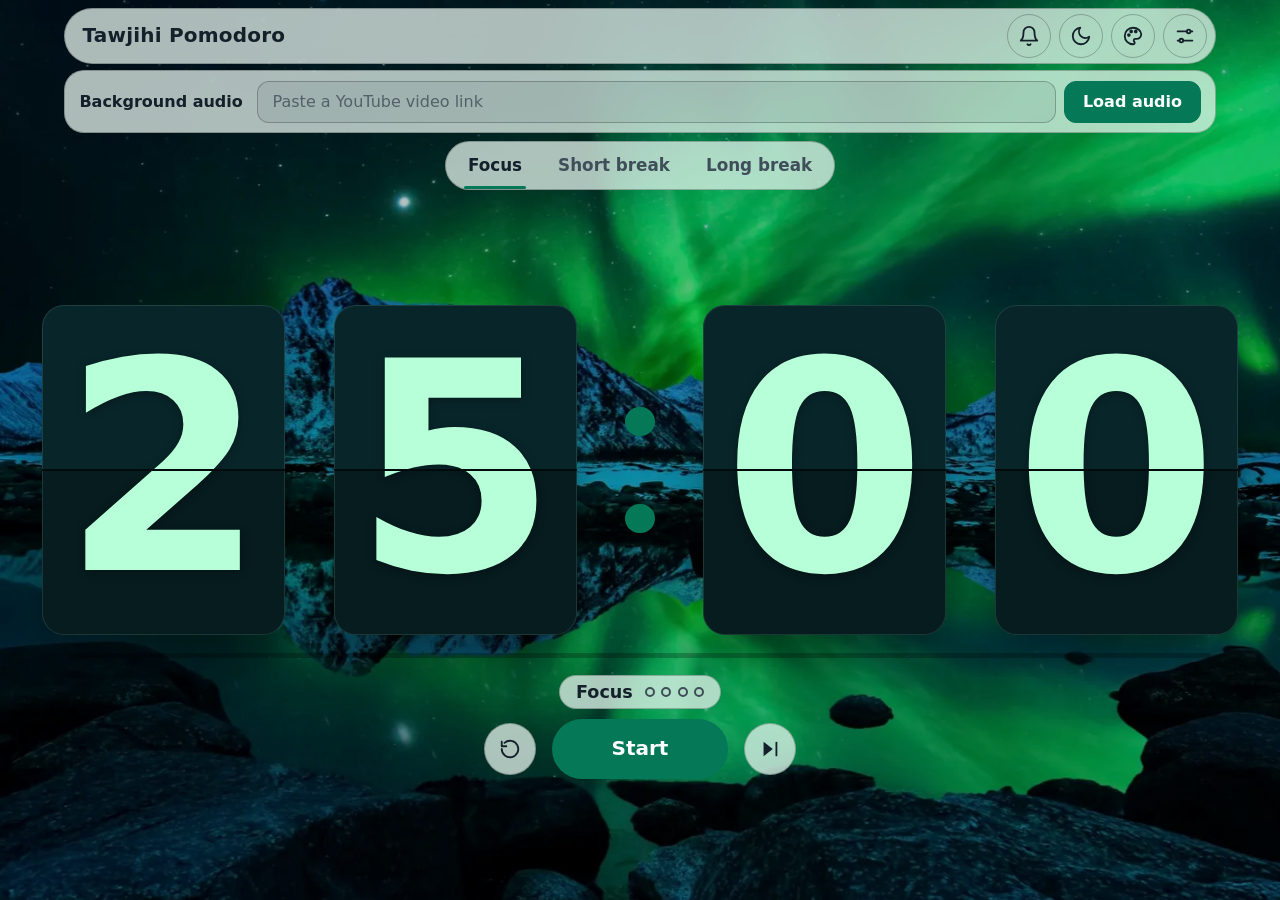
<file: index.html>
<!DOCTYPE html>
<html lang="en" data-mode="work">
<head>
<meta charset="utf-8">
<meta name="viewport" content="width=device-width, initial-scale=1, viewport-fit=cover">
<title>Tawjihi Pomodoro</title>
<meta name="description" content="A flip clock Pomodoro timer with background YouTube audio.">
<meta name="theme-color" content="#0D1216">
<link rel="manifest" href="manifest.json">
<link rel="apple-touch-icon" href="icons/apple-touch-icon.png">
<meta name="mobile-web-app-capable" content="yes">
<meta name="apple-mobile-web-app-capable" content="yes">
<meta name="apple-mobile-web-app-status-bar-style" content="black-translucent">
<meta name="apple-mobile-web-app-title" content="Tawjihi Pomodoro">
<link rel="icon" href="data:image/svg+xml,%3Csvg xmlns='http://www.w3.org/2000/svg' viewBox='0 0 32 32'%3E%3Crect width='32' height='32' rx='7' fill='%2317232D'/%3E%3Crect x='6' y='6' width='20' height='20' rx='3' fill='%23D7432B'/%3E%3Crect x='6' y='15' width='20' height='2' fill='%2317232D'/%3E%3C/svg%3E">
<script>
/* Apply saved theme before first paint to avoid a flash. */
(function () {
  var t = null;
  try { t = (JSON.parse(localStorage.getItem('flip-pomodoro:v1') || '{}')).theme; } catch (e) {}
  if (t !== 'light' && t !== 'dark') {
    t = window.matchMedia && matchMedia('(prefers-color-scheme: dark)').matches ? 'dark' : 'light';
  }
  document.documentElement.dataset.theme = t;
  var k = 'aurora';
  try { k = JSON.parse(localStorage.getItem('flip-pomodoro:skin') || '{}').skin || k; } catch (e) {}
  document.documentElement.dataset.skin = k;
})();
</script>
<style>
/* ---------- Tokens ---------- */
:root {
  --font: Calibri, Carlito, "Segoe UI", system-ui, -apple-system, Roboto, "Helvetica Neue", Arial, sans-serif;
  --accent: #D7432B;
}
html[data-mode="work"]  { --accent: #D7432B; }
html[data-mode="short"] { --accent: #12806F; }
html[data-mode="long"]  { --accent: #5560C9; }

html[data-theme="light"] {
  color-scheme: light;
  --bg: #E9EDF0; --surface: #F7F9FA; --ink: #14202A; --muted: #55646F; --line: #C6D0D7;
  --card: #17232D; --card-b: #111C25; --digit: #F1F4F6; --seam: #0A1219;
}
html[data-theme="dark"] {
  color-scheme: dark;
  --bg: #0D1216; --surface: #151C22; --ink: #EEF2F4; --muted: #93A1AC; --line: #28333C;
  --card: #1F2B35; --card-b: #182430; --digit: #F1F4F6; --seam: #090E12;
}

/* ---------- Base ---------- */
* { box-sizing: border-box; }
html { -webkit-text-size-adjust: 100%; }
body {
  margin: 0;
  min-height: 100dvh;
  display: flex;
  flex-direction: column;
  font: 400 1rem/1.45 var(--font);
  background: var(--bg);
  color: var(--ink);
  transition: background-color .35s ease, color .35s ease;
  padding: env(safe-area-inset-top) env(safe-area-inset-right) env(safe-area-inset-bottom) env(safe-area-inset-left);
}
button, input { font: inherit; color: inherit; }
button { cursor: pointer; }
h1, h2, .bold, button { font-weight: 700; }
:focus-visible { outline: 3px solid var(--accent); outline-offset: 3px; }
.sr-only { position: absolute; width: 1px; height: 1px; overflow: hidden; clip: rect(0 0 0 0); white-space: nowrap; }
svg.i { width: 22px; height: 22px; fill: none; stroke: currentColor; stroke-width: 2; stroke-linecap: round; stroke-linejoin: round; flex: none; }
svg.i .solid { fill: currentColor; stroke: none; }

/* ---------- Header ---------- */
.top { display: flex; align-items: center; justify-content: space-between; padding: 1rem clamp(1rem, 4vw, 2rem); }
.brand { font-size: 1.25rem; margin: 0; letter-spacing: .01em; }
.tools { display: flex; gap: .5rem; }
.icon-btn {
  width: 44px; height: 44px; border-radius: 50%;
  display: grid; place-items: center;
  background: transparent; border: 1.5px solid var(--line);
  transition: border-color .15s, background-color .15s, color .15s;
}
.icon-btn:hover { border-color: var(--muted); }
.icon-btn:active { transform: translateY(1px); }
.icon-btn[aria-pressed="true"].accented { background: var(--accent); border-color: var(--accent); color: #fff; }
html[data-theme="dark"] .i-moon, html[data-theme="light"] .i-sun { display: none; }
#sfxBtn .i-off { display: none; }
#sfxBtn.off .i-on { display: none; }
#sfxBtn.off .i-off { display: block; color: var(--muted); }

/* ---------- Layout ---------- */
main {
  flex: 1;
  width: 100%;
  max-width: 44rem;
  margin: 0 auto;
  padding: 0 clamp(1rem, 4vw, 2rem) 2.5rem;
  display: flex;
  flex-direction: column;
  align-items: center;
  gap: clamp(1.25rem, 4vh, 2.25rem);
}

/* ---------- Mode tabs ---------- */
.tabs { display: flex; gap: clamp(.75rem, 4vw, 1.75rem); border-bottom: 1.5px solid var(--line); }
.tab {
  position: relative; background: none; border: 0;
  padding: .7rem .25rem; font-size: 1.05rem; color: var(--muted);
  transition: color .15s;
}
.tab:hover { color: var(--ink); }
.tab[aria-selected="true"] { color: var(--ink); }
.tab[aria-selected="true"]::after {
  content: ""; position: absolute; left: 0; right: 0; bottom: -1.5px;
  height: 3px; border-radius: 2px; background: var(--accent);
}

/* ---------- Flip clock ---------- */
.clock-wrap { width: 100%; display: flex; flex-direction: column; align-items: center; gap: 1.25rem; }
.clock {
  --dw: clamp(52px, min(17.5vw, 24vh), 168px);
  --r: calc(var(--dw) * .09);
  display: flex; align-items: center; justify-content: center;
  gap: calc(var(--dw) * .2);
}
.pair { display: flex; gap: calc(var(--dw) * .07); }
.colon { display: flex; flex-direction: column; gap: calc(var(--dw) * .28); }
.colon i { width: calc(var(--dw) * .12); height: calc(var(--dw) * .12); border-radius: 50%; background: var(--accent); transition: background-color .35s; }

.digit {
  position: relative;
  width: var(--dw);
  height: calc(var(--dw) * 1.36);
  perspective: calc(var(--dw) * 5);
  font-size: calc(var(--dw) * 1.2);
  font-weight: 700;
  font-variant-numeric: tabular-nums;
  line-height: 1;
}
.digit::before {
  content: ""; position: absolute; inset: 0; border-radius: var(--r);
  box-shadow: 0 calc(var(--dw) * .1) calc(var(--dw) * .22) calc(var(--dw) * -.06) rgba(0, 0, 0, .5);
}
.digit::after { /* the seam between the two halves */
  content: ""; position: absolute; left: 0; right: 0; top: 50%; height: 2px; margin-top: -1px;
  background: var(--seam); z-index: 5; pointer-events: none;
}
.half {
  position: absolute; left: 0; width: 100%; height: 50%;
  overflow: hidden; color: var(--digit); background: var(--card);
  transition: background-color .35s;
}
.half.t { top: 0; border-radius: var(--r) var(--r) 0 0; }
.half.b { bottom: 0; border-radius: 0 0 var(--r) var(--r); background: var(--card-b); }
.half span {
  position: absolute; left: 0; width: 100%; height: 200%;
  display: flex; align-items: center; justify-content: center;
}
.half.t span { top: 0; }
.half.b span { bottom: 0; }
.leaf { display: none; z-index: 2; backface-visibility: hidden; -webkit-backface-visibility: hidden; }
.flipping .leaf { display: block; }
.leaf.t { transform-origin: 50% 100%; }
.leaf.b { transform-origin: 50% 0; }
.flipping .leaf.t { animation: flipTop .28s cubic-bezier(.5, 0, 1, 1) forwards; }
.flipping .leaf.b { animation: flipBottom .28s .28s cubic-bezier(0, 0, .3, 1) both; }
@keyframes flipTop    { from { transform: rotateX(0);     filter: brightness(1); }   to { transform: rotateX(-90deg); filter: brightness(.55); } }
@keyframes flipBottom { from { transform: rotateX(90deg); filter: brightness(.55); } to { transform: rotateX(0);      filter: brightness(1); } }

.bar { width: min(100%, calc(var(--bar, 640px))); height: 4px; border-radius: 2px; background: var(--line); overflow: hidden; }
.bar i { display: block; height: 100%; width: 100%; background: var(--accent); transform-origin: 0 50%; transform: scaleX(0); transition: transform .3s linear, background-color .35s; }
.session-line { display: flex; align-items: center; gap: .75rem; margin: 0; color: var(--muted); }
.session-line strong { color: var(--ink); font-size: 1.1rem; }
.dots { display: flex; gap: .4rem; }
.dots i { width: 10px; height: 10px; border-radius: 50%; border: 2px solid var(--muted); transition: background-color .2s, border-color .2s; }
.dots i.on { background: var(--accent); border-color: var(--accent); }

/* ---------- Controls ---------- */
.controls { display: flex; align-items: center; gap: 1rem; }
.controls .icon-btn { width: 52px; height: 52px; }
.main-btn {
  min-width: 11rem; height: 60px; padding: 0 2rem; border: 0; border-radius: 999px;
  background: var(--accent); color: #fff; font-size: 1.25rem;
  transition: background-color .35s, transform .1s, filter .15s;
}
.main-btn:hover { filter: brightness(1.08); }
.main-btn:active { transform: translateY(1px); }

/* ---------- Music ---------- */
.music { width: 100%; border-top: 1.5px solid var(--line); padding-top: 1.5rem; display: flex; flex-direction: column; gap: .9rem; }
.music h2 { margin: 0; font-size: 1.15rem; }
.urlrow { display: flex; gap: .5rem; }
.field {
  flex: 1; min-width: 0; height: 46px; padding: 0 .9rem;
  border: 1.5px solid var(--line); border-radius: 12px; background: var(--surface);
  transition: border-color .15s, background-color .35s;
}
.field::placeholder { color: var(--muted); opacity: .8; }
.field:hover { border-color: var(--muted); }
.btn {
  height: 46px; padding: 0 1.1rem; border-radius: 12px;
  background: transparent; border: 1.5px solid var(--line);
  transition: border-color .15s;
}
.btn:hover { border-color: var(--muted); }
.btn.primary { background: var(--accent); border-color: var(--accent); color: #fff; }
.btn.primary:hover { filter: brightness(1.08); }

.player { display: flex; align-items: center; gap: .6rem; flex-wrap: wrap; }
.player[hidden] { display: none; }
.player .meta { flex: 1 1 9rem; min-width: 0; display: flex; flex-direction: column; }
.player .meta b { white-space: nowrap; overflow: hidden; text-overflow: ellipsis; }
.player .meta small { color: var(--muted); font-weight: 400; }
.player .icon-btn { width: 42px; height: 42px; }
.player #ppBtn { width: 46px; height: 46px; background: var(--ink); border-color: var(--ink); color: var(--bg); }
.vol-wrap { display: flex; align-items: center; gap: .4rem; }

input[type="range"] {
  -webkit-appearance: none; appearance: none; width: 110px; height: 22px; background: transparent; margin: 0; --v: 60%;
}
input[type="range"]::-webkit-slider-runnable-track { height: 4px; border-radius: 2px; background: linear-gradient(to right, var(--accent) var(--v), var(--line) var(--v)); }
input[type="range"]::-moz-range-track { height: 4px; border-radius: 2px; background: var(--line); }
input[type="range"]::-moz-range-progress { height: 4px; border-radius: 2px; background: var(--accent); }
input[type="range"]::-webkit-slider-thumb { -webkit-appearance: none; width: 16px; height: 16px; margin-top: -6px; border-radius: 50%; background: var(--ink); border: 0; }
input[type="range"]::-moz-range-thumb { width: 16px; height: 16px; border-radius: 50%; background: var(--ink); border: 0; }

.msg { margin: 0; min-height: 1.4em; color: var(--muted); }
.msg.error { color: #D7432B; }
html[data-theme="dark"] .msg.error { color: #FF8F7A; }
.recents { list-style: none; margin: 0; padding: 0; display: flex; flex-wrap: wrap; gap: .5rem; }
.recents li { display: flex; align-items: center; border: 1.5px solid var(--line); border-radius: 999px; overflow: hidden; }
.recents .chip { background: none; border: 0; padding: .35rem .5rem .35rem .9rem; max-width: 15rem; white-space: nowrap; overflow: hidden; text-overflow: ellipsis; font-weight: 400; }
.recents .chip:hover { color: var(--accent); }
.recents .x { background: none; border: 0; padding: .35rem .7rem .35rem .3rem; color: var(--muted); line-height: 1; }
.recents .x:hover { color: var(--ink); }

/* hidden YouTube player: kept inside the viewport (not translated off-canvas) and
   not display:none, so playback isn't throttled/blocked as an off-screen element */
#yt-wrap { position: fixed; right: 0; bottom: 0; width: 2px; height: 2px; opacity: 0.01; pointer-events: none; overflow: hidden; z-index: -1; }

/* ---------- Settings dialog ---------- */
dialog { border: 0; border-radius: 18px; padding: 1.5rem; width: min(92vw, 27rem); background: var(--surface); color: var(--ink); box-shadow: 0 20px 60px rgba(0,0,0,.35); }
dialog::backdrop { background: rgba(5, 10, 14, .55); }
dialog h2 { margin: 0 0 1rem; font-size: 1.3rem; }
.durations { display: grid; grid-template-columns: repeat(3, 1fr); gap: .75rem; margin-bottom: 1rem; }
.durations label, .longevery { display: flex; flex-direction: column; gap: .3rem; font-weight: 700; }
.durations .field, .longevery .field { flex: none; width: 100%; text-align: center; font-weight: 700; font-size: 1.2rem; }
.longevery { margin-bottom: 1rem; }
.checks { display: flex; flex-direction: column; gap: .7rem; margin: 0 0 1.25rem; padding: 0; border: 0; }
.checks label { display: flex; align-items: center; gap: .7rem; font-weight: 400; cursor: pointer; }
.checks input { width: 20px; height: 20px; accent-color: var(--accent); flex: none; }
.dlg-actions { display: flex; gap: .5rem; justify-content: flex-end; flex-wrap: wrap; }
.hint { margin: 0 0 1rem; color: var(--muted); font-size: .92rem; }

@media (max-width: 480px) {
  .urlrow { flex-direction: column; }
  .btn { width: 100%; }
  .main-btn { min-width: 9rem; }
}
@media (prefers-reduced-motion: reduce) {
  *, *::before, *::after { animation-duration: .001ms !important; transition-duration: .001ms !important; }
}
</style>
<link rel="stylesheet" href="css/themes.css">
</head>
<body>
<div class="bg" id="bgA" aria-hidden="true"></div><div class="bg" id="bgB" aria-hidden="true"></div><div id="bgShade" aria-hidden="true"></div>

<header class="top">
  <h1 class="brand">Tawjihi Pomodoro</h1>
  <div class="tools">
    <button class="icon-btn" id="sfxBtn" aria-label="Sound effects" aria-pressed="true" title="Sound effects">
      <svg class="i i-on" viewBox="0 0 24 24"><path d="M6 8a6 6 0 0 1 12 0c0 7 3 9 3 9H3s3-2 3-9"/><path d="M10.3 21a1.94 1.94 0 0 0 3.4 0"/></svg>
      <svg class="i i-off" viewBox="0 0 24 24"><path d="M6 8a6 6 0 0 1 12 0c0 7 3 9 3 9H3s3-2 3-9"/><path d="M10.3 21a1.94 1.94 0 0 0 3.4 0"/><path d="M3 3l18 18"/></svg>
    </button>
    <button class="icon-btn" id="themeBtn" aria-label="Toggle dark mode" title="Toggle dark mode">
      <svg class="i i-sun" viewBox="0 0 24 24"><circle cx="12" cy="12" r="4"/><path d="M12 2v2M12 20v2M4.9 4.9l1.4 1.4M17.7 17.7l1.4 1.4M2 12h2M20 12h2M4.9 19.1l1.4-1.4M17.7 6.3l1.4-1.4"/></svg>
      <svg class="i i-moon" viewBox="0 0 24 24"><path d="M21 12.8A9 9 0 1 1 11.2 3a7 7 0 0 0 9.8 9.8z"/></svg>
    </button>
    <button class="icon-btn" id="themesBtn" aria-label="Themes and background" title="Themes and background" aria-haspopup="dialog">
      <svg class="i" viewBox="0 0 24 24"><path d="M12 3a9 9 0 1 0 0 18c1.1 0 1.8-.8 1.8-1.7 0-.5-.2-.9-.5-1.2-.3-.3-.5-.7-.5-1.2 0-1 .8-1.7 1.7-1.7H16a5 5 0 0 0 5-5c0-3.9-4-7.2-9-7.2z"/><circle cx="7.5" cy="11" r="1"/><circle cx="10" cy="7" r="1"/><circle cx="15" cy="7" r="1"/></svg>
    </button>
    <button class="icon-btn" id="settingsBtn" aria-label="Settings" title="Settings">
      <svg class="i" viewBox="0 0 24 24"><path d="M4 7h10M18 7h2M4 17h2M10 17h10"/><circle cx="16" cy="7" r="2"/><circle cx="8" cy="17" r="2"/></svg>
    </button>
  </div>
</header>

<section class="music" aria-labelledby="musicHead">
    <h2 id="musicHead">Background audio</h2>
    <form class="urlrow" id="urlForm" autocomplete="off">
      <label class="sr-only" for="urlInput">YouTube video link</label>
      <input class="field" id="urlInput" type="text" inputmode="url" placeholder="Paste a YouTube video link" spellcheck="false">
      <button class="btn primary" type="submit">Load audio</button>
    </form>
    <div class="player" id="player" hidden>
      <button class="icon-btn" id="ppBtn" aria-label="Play music"></button>
      <div class="meta"><b id="trackTitle">Loading…</b><small id="trackState">Ready</small></div>
      <div class="vol-wrap">
        <button class="icon-btn" id="muteBtn" aria-label="Mute" aria-pressed="false"></button>
        <input type="range" id="vol" min="0" max="100" step="1" aria-label="Volume">
      </div>
      <button class="icon-btn accented" id="loopBtn" aria-label="Repeat" aria-pressed="true" title="Repeat">
        <svg class="i" viewBox="0 0 24 24"><path d="M17 2l4 4-4 4"/><path d="M3 11V9a3 3 0 0 1 3-3h15"/><path d="M7 22l-4-4 4-4"/><path d="M21 13v2a3 3 0 0 1-3 3H3"/></svg>
      </button>
    </div>
    <p class="msg" id="musicMsg" role="status"></p>
    <ul class="recents" id="recents" aria-label="Recent tracks"></ul>
  </section>

<main>
  <div class="tabs" role="tablist" aria-label="Session type">
    <button class="tab" role="tab" data-mode="work" aria-selected="true">Focus</button>
    <button class="tab" role="tab" data-mode="short" aria-selected="false">Short break</button>
    <button class="tab" role="tab" data-mode="long" aria-selected="false">Long break</button>
  </div>

  <section class="clock-wrap" aria-label="Timer">
    <div class="clock" id="clock" role="timer" aria-label="25 minutes 0 seconds remaining">
      <div class="pair" data-slot="0"></div>
      <div class="pair" data-slot="1"></div>
      <div class="colon" aria-hidden="true"><i></i><i></i></div>
      <div class="pair" data-slot="2"></div>
      <div class="pair" data-slot="3"></div>
    </div>
    <div class="bar" aria-hidden="true"><i id="barFill"></i></div>
    <p class="session-line">
      <strong id="modeLabel">Focus</strong>
      <span class="dots" id="dots" role="img" aria-label="0 of 4 focus sessions done"></span>
    </p>
  </section>

  <div class="controls">
    <button class="icon-btn" id="resetBtn" aria-label="Reset" title="Reset (R)">
      <svg class="i" viewBox="0 0 24 24"><path d="M3 12a9 9 0 1 0 3-6.7"/><path d="M3 4v5h5"/></svg>
    </button>
    <button class="main-btn" id="mainBtn" title="Start / pause (Space)">Start</button>
    <button class="icon-btn" id="skipBtn" aria-label="Skip to next session" title="Skip to next session">
      <svg class="i" viewBox="0 0 24 24"><path class="solid" d="M5 4l10 8-10 8z"/><path d="M19 5v14"/></svg>
    </button>
  </div>

</main>

<dialog id="settings" aria-labelledby="setTitle">
  <form method="dialog" id="settingsForm">
    <h2 id="setTitle">Settings</h2>
    <div class="durations">
      <label>Focus (min)<input class="field" id="fWork" type="number" min="1" max="99" inputmode="numeric"></label>
      <label>Short break<input class="field" id="fShort" type="number" min="1" max="99" inputmode="numeric"></label>
      <label>Long break<input class="field" id="fLong" type="number" min="1" max="99" inputmode="numeric"></label>
    </div>
    <label class="longevery">Focus sessions before a long break
      <input class="field" id="fEvery" type="number" min="2" max="8" inputmode="numeric">
    </label>
    <fieldset class="checks">
      <legend class="sr-only">Options</legend>
      <label><input type="checkbox" id="fAuto"> Start the next session automatically</label>
      <label><input type="checkbox" id="fSync"> Start and stop the music with the timer</label>
      <label><input type="checkbox" id="fBreakPause"> Pause the music during breaks</label>
      <label><input type="checkbox" id="fTick"> Play a flip sound every second</label>
    </fieldset>
    <p class="hint">New durations apply to the current session only if the timer hasn't started.</p>
    <div class="dlg-actions">
      <button class="btn" type="button" id="fDefaults">Restore defaults</button>
      <button class="btn" type="button" id="fCancel">Cancel</button>
      <button class="btn primary" type="submit">Save</button>
    </div>
  </form>
</dialog>

<dialog id="themes" class="themes-dlg" aria-labelledby="thTitle">
  <h2 id="thTitle">Themes</h2>
  <div class="sk-grid" id="skGrid" role="radiogroup" aria-label="Theme"></div>
  <div class="adj">
    <h3>Background</h3>
    <label>Brightness<input type="range" id="adj-b" min="40" max="130" step="1"><output id="out-b" for="adj-b"></output></label>
    <label>Blur<input type="range" id="adj-bl" min="0" max="20" step="1"><output id="out-bl" for="adj-bl"></output></label>
    <label>Overlay<input type="range" id="adj-o" min="0" max="80" step="1"><output id="out-o" for="adj-o"></output></label>
    <label>Position X<input type="range" id="adj-x" min="0" max="100" step="1"><output id="out-x" for="adj-x"></output></label>
    <label>Position Y<input type="range" id="adj-y" min="0" max="100" step="1"><output id="out-y" for="adj-y"></output></label>
  </div>
  <div class="dlg-actions">
    <button class="btn" type="button" id="adjReset">Reset background</button>
    <button class="btn primary" type="button" id="themesClose">Done</button>
  </div>
</dialog>

<div id="yt-wrap" aria-hidden="true"><div id="yt-holder"></div></div>

<script>
(() => {
'use strict';

/* =====================================================================
   local-storage-management
   One JSON blob; every read/write is guarded (private mode, blocked storage).
   ===================================================================== */
const KEY = 'flip-pomodoro:v1';
const DEFAULTS = {
  work: 25, short: 5, long: 15, longEvery: 4,
  autoStart: false, syncMusic: true, pauseMusicOnBreak: false, tick: false,
  sfx: true, volume: 60, muted: false, loop: true,
  theme: null, url: '', recents: []
};
const clampInt = (v, min, max, def) => {
  v = parseInt(v, 10);
  return Number.isFinite(v) ? Math.min(max, Math.max(min, v)) : def;
};
function loadSettings() {
  let raw = {};
  try { raw = JSON.parse(localStorage.getItem(KEY) || '{}') || {}; } catch (e) {}
  const s = Object.assign({}, DEFAULTS, raw);
  s.work = clampInt(s.work, 1, 99, DEFAULTS.work);
  s.short = clampInt(s.short, 1, 99, DEFAULTS.short);
  s.long = clampInt(s.long, 1, 99, DEFAULTS.long);
  s.longEvery = clampInt(s.longEvery, 2, 8, DEFAULTS.longEvery);
  s.volume = clampInt(s.volume, 0, 100, DEFAULTS.volume);
  s.recents = Array.isArray(s.recents)
    ? s.recents.filter(r => r && /^[\w-]{11}$/.test(r.id)).slice(0, 6) : [];
  return s;
}
let S = loadSettings();
const save = () => { try { localStorage.setItem(KEY, JSON.stringify(S)); } catch (e) {} };

const $ = (s, r = document) => r.querySelector(s);
const $$ = (s, r = document) => [...r.querySelectorAll(s)];
const reduceMotion = () => window.matchMedia('(prefers-reduced-motion: reduce)').matches;

const ICON = {
  play:  '<svg class="i" viewBox="0 0 24 24"><path class="solid" d="M7 4l13 8-13 8z"/></svg>',
  pause: '<svg class="i" viewBox="0 0 24 24"><rect class="solid" x="6" y="4" width="4" height="16" rx="1"/><rect class="solid" x="14" y="4" width="4" height="16" rx="1"/></svg>',
  vol:   '<svg class="i" viewBox="0 0 24 24"><path d="M4 9v6h4l5 4V5L8 9z"/><path d="M16.5 8.5a5 5 0 0 1 0 7"/></svg>',
  mute:  '<svg class="i" viewBox="0 0 24 24"><path d="M4 9v6h4l5 4V5L8 9z"/><path d="M17 9l5 6M22 9l-5 6"/></svg>'
};

/* =====================================================================
   Theme
   ===================================================================== */
function applyTheme(t) {
  document.documentElement.dataset.theme = t;
  const m = $('meta[name="theme-color"]');
  if (m) m.content = t === 'dark' ? '#0D1216' : '#E9EDF0';
}
applyTheme(document.documentElement.dataset.theme || 'light');
$('#themeBtn').addEventListener('click', () => {
  const next = document.documentElement.dataset.theme === 'dark' ? 'light' : 'dark';
  S.theme = next; save(); applyTheme(next); sfx.play('click');
});

/* =====================================================================
   Sound effects (Web Audio, synthesised: no files to host)
   ===================================================================== */
let actx = null;
function audio() {
  if (!actx) {
    const C = window.AudioContext || window.webkitAudioContext;
    if (C) actx = new C();
  }
  if (actx && actx.state === 'suspended') actx.resume();
  return actx;
}
function tone({ f = 440, f2, t = 0, d = .15, type = 'sine', v = .2 }) {
  const a = audio(); if (!a) return;
  const o = a.createOscillator(), g = a.createGain(), st = a.currentTime + t;
  o.type = type;
  o.frequency.setValueAtTime(f, st);
  if (f2) o.frequency.exponentialRampToValueAtTime(f2, st + d);
  g.gain.setValueAtTime(.0001, st);
  g.gain.exponentialRampToValueAtTime(v, st + .008);
  g.gain.exponentialRampToValueAtTime(.0001, st + d);
  o.connect(g); g.connect(a.destination);
  o.start(st); o.stop(st + d + .03);
}
const sfx = {
  click() { tone({ f: 900, f2: 520, d: .06, type: 'triangle', v: .12 }); },
  flap() {
    const a = audio(); if (!a) return;
    const len = Math.floor(a.sampleRate * .05), buf = a.createBuffer(1, len, a.sampleRate), d = buf.getChannelData(0);
    for (let i = 0; i < len; i++) d[i] = (Math.random() * 2 - 1) * Math.pow(1 - i / len, 3);
    const src = a.createBufferSource(), bp = a.createBiquadFilter(), g = a.createGain();
    src.buffer = buf; bp.type = 'bandpass'; bp.frequency.value = 2200; g.gain.value = .3;
    src.connect(bp); bp.connect(g); g.connect(a.destination); src.start();
  },
  chime() {
    [[880, 0], [1108.7, .2], [1318.5, .4], [1760, .65]].forEach(([f, t]) => tone({ f, t, d: 1.2, v: .14 }));
  },
  play(name) { if (S.sfx) sfx[name](); }
};
function renderSfxBtn() {
  const b = $('#sfxBtn');
  b.classList.toggle('off', !S.sfx);
  b.setAttribute('aria-pressed', String(S.sfx));
  b.title = S.sfx ? 'Sound effects on' : 'Sound effects off';
}
$('#sfxBtn').addEventListener('click', () => {
  S.sfx = !S.sfx; save(); renderSfxBtn();
  if (S.sfx) sfx.click();
});

/* =====================================================================
   flip-clock-component-design
   Each digit = static top (new) + static bottom (old) + two leaves.
   Leaf top (old) folds down 0 -> -90deg, then leaf bottom (new) unfolds 90 -> 0deg.
   ===================================================================== */
function makeDigit(host) {
  const el = document.createElement('div');
  el.className = 'digit';
  el.setAttribute('aria-hidden', 'true');
  el.innerHTML =
    '<div class="half t"><span></span></div>' +
    '<div class="half b"><span></span></div>' +
    '<div class="half t leaf"><span></span></div>' +
    '<div class="half b leaf"><span></span></div>';
  host.appendChild(el);
  const [t, b, lt, lb] = $$('.half span', el);
  const d = { el, t, b, lt, lb, val: null };
  el.querySelector('.leaf.b').addEventListener('animationend', () => {
    d.b.textContent = d.val;
    el.classList.remove('flipping');
  });
  return d;
}
function flipTo(d, val, instant) {
  if (d.val === val) return;
  const old = d.val;
  d.val = val;
  d.el.classList.remove('flipping');
  if (instant || old === null || reduceMotion() || document.hidden) {
    d.t.textContent = d.b.textContent = d.lt.textContent = d.lb.textContent = val;
    return;
  }
  d.t.textContent = val;      // static top already shows the new digit
  d.b.textContent = old;      // static bottom still shows the old digit
  d.lt.textContent = old;     // falling leaf: old digit
  d.lb.textContent = val;     // rising leaf: new digit
  void d.el.offsetWidth;      // restart the CSS animation
  d.el.classList.add('flipping');
}
const D = $$('[data-slot]').map(makeDigit);

/* =====================================================================
   pomodoro-state-machine
   status: idle | running | paused     mode: work | short | long
   Time is derived from a timestamp (endAt), never from counting ticks,
   so background-tab throttling can't make it drift.
   ===================================================================== */
const MODES = { work: 'Focus', short: 'Short break', long: 'Long break' };
const st = { mode: 'work', status: 'idle', total: 0, remaining: 0, endAt: 0, done: 0 };
const durMs = m => S[m] * 60000;
let ticker = null;

function setMode(m) {
  st.mode = m;
  st.total = st.remaining = durMs(m);
  st.status = 'idle';
  stopTicker();
  render();
}
function nextMode(completed) {
  if (st.mode === 'work') {
    if (completed) st.done++;
    return st.done >= S.longEvery ? 'long' : 'short';
  }
  if (st.mode === 'long') st.done = 0;
  return 'work';
}
function start() {
  if (st.status === 'running') return;
  audioUnlock();
  st.endAt = performance.timeOrigin + performance.now() + st.remaining;
  st.status = 'running';
  startTicker();
  askNotify();
  render();
  syncMusic();
}
function pause() {
  if (st.status !== 'running') return;
  st.remaining = Math.max(0, st.endAt - now());
  st.status = 'paused';
  stopTicker();
  render();
  syncMusic();
}
function reset() {
  st.remaining = st.total;
  st.status = 'idle';
  stopTicker();
  render();
  syncMusic();
}
function skip() {
  const auto = st.status === 'running';
  const m = nextMode(false);
  setMode(m);
  syncMusic();
  if (auto && S.autoStart) start();
}
function complete() {
  stopTicker();
  st.remaining = 0;
  renderClock();
  sfx.play('chime');
  notify(st.mode === 'work' ? 'Focus session complete. Time for a break.' : 'Break is over. Ready to focus?');
  const m = nextMode(true);
  setMode(m);
  syncMusic();
  if (S.autoStart) start();
}
const now = () => performance.timeOrigin + performance.now();
function tick() {
  const left = st.endAt - now();
  if (left <= 0) complete();
  else { st.remaining = left; renderClock(); renderProgress(); }
}
function startTicker() { stopTicker(); ticker = setInterval(tick, 200); }
function stopTicker() { clearInterval(ticker); ticker = null; }
document.addEventListener('visibilitychange', () => { if (!document.hidden && st.status === 'running') tick(); });
const toggle = () => { sfx.play('click'); st.status === 'running' ? pause() : start(); };
function audioUnlock() { if (S.sfx || S.tick) audio(); }

/* ----- Notifications (optional) ----- */
function askNotify() {
  if ('Notification' in window && Notification.permission === 'default') {
    try { Notification.requestPermission(); } catch (e) {}
  }
}
function notify(body) {
  if ('Notification' in window && Notification.permission === 'granted' && document.hidden) {
    try { new Notification('Tawjihi Pomodoro', { body }); } catch (e) {}
  }
}

/* ----- Rendering ----- */
function renderClock(instant) {
  const secs = Math.ceil(st.remaining / 1000);
  const m = Math.min(99, Math.floor(secs / 60)), s = secs % 60;
  const vals = [Math.floor(m / 10), m % 10, Math.floor(s / 10), s % 10].map(String);
  if (!instant && st.status === 'running' && S.tick && S.sfx && D[3].val !== null && D[3].val !== vals[3]) sfx.flap();
  vals.forEach((v, i) => flipTo(D[i], v, instant));
  $('#clock').setAttribute('aria-label', `${m} minutes ${s} seconds remaining`);
  const mm = String(m).padStart(2, '0'), ss = String(s).padStart(2, '0');
  document.title = st.status === 'idle' ? 'Tawjihi Pomodoro' : `${mm}:${ss} · ${MODES[st.mode]}`;
}
function renderProgress() {
  const p = st.total ? 1 - st.remaining / st.total : 0;
  $('#barFill').style.transform = `scaleX(${Math.min(1, Math.max(0, p))})`;
}
function render(instant) {
  document.documentElement.dataset.mode = st.mode;
  $$('.tab').forEach(t => t.setAttribute('aria-selected', String(t.dataset.mode === st.mode)));
  $('#modeLabel').textContent = MODES[st.mode];
  $('#mainBtn').textContent = st.status === 'running' ? 'Pause' : st.status === 'paused' ? 'Resume' : 'Start';
  const dots = $('#dots');
  dots.innerHTML = '';
  for (let i = 0; i < S.longEvery; i++) {
    const d = document.createElement('i');
    if (i < st.done) d.className = 'on';
    dots.appendChild(d);
  }
  dots.setAttribute('aria-label', `${Math.min(st.done, S.longEvery)} of ${S.longEvery} focus sessions done`);
  renderClock(instant);
  renderProgress();
}

$$('.tab').forEach(t => t.addEventListener('click', () => {
  if (t.dataset.mode === st.mode && st.status === 'idle') return;
  sfx.play('click');
  setMode(t.dataset.mode);
  syncMusic();
}));
$('#mainBtn').addEventListener('click', toggle);
$('#resetBtn').addEventListener('click', () => { sfx.play('click'); reset(); });
$('#skipBtn').addEventListener('click', () => { sfx.play('click'); skip(); });
document.addEventListener('keydown', e => {
  if (e.defaultPrevented || e.metaKey || e.ctrlKey || e.altKey) return;
  const t = e.target;
  if (t && t.closest && t.closest('input, textarea, select, button, dialog, [contenteditable]')) return;
  if (e.code === 'Space') { e.preventDefault(); toggle(); }
  else if (e.key === 'r' || e.key === 'R') { sfx.play('click'); reset(); }
});

/* =====================================================================
   youtube-iframe-api-integration
   The player lives in an off-screen, transparent 200x200 container.
   Only the audio is used; the UI drives it via the JS API.
   ===================================================================== */
const yt = { api: null, player: null, ready: false, id: null, wantPlay: false, state: -1, title: '' };
const YT_STATE = { ENDED: 0, PLAYING: 1, PAUSED: 2, BUFFERING: 3, CUED: 5 };

function parseYouTubeId(input) {
  input = (input || '').trim();
  if (!input) return null;
  if (/^[\w-]{11}$/.test(input)) return input;
  let u;
  try { u = new URL(/^https?:\/\//i.test(input) ? input : 'https://' + input); } catch (e) { return null; }
  const host = u.hostname.replace(/^(www|m|music)\./, '');
  let id = null;
  if (host === 'youtu.be') id = u.pathname.slice(1).split('/')[0];
  else if (host === 'youtube.com' || host === 'youtube-nocookie.com') {
    if (u.pathname === '/watch') id = u.searchParams.get('v');
    else { const m = u.pathname.match(/^\/(embed|shorts|live|v)\/([\w-]{11})/); id = m && m[2]; }
  }
  return id && /^[\w-]{11}$/.test(id) ? id : null;
}
function loadYTApi() {
  if (window.YT && YT.Player) return Promise.resolve();
  if (!yt.api) {
    yt.api = new Promise((resolve, reject) => {
      const prev = window.onYouTubeIframeAPIReady;
      let settled = false;
      const finish = (fn, arg) => { if (settled) return; settled = true; clearTimeout(timer); fn(arg); };
      window.onYouTubeIframeAPIReady = () => { if (prev) prev(); finish(resolve); };
      const s = document.createElement('script');
      s.src = 'https://www.youtube.com/iframe_api';
      s.onerror = () => finish(reject, new Error('load'));
      document.head.appendChild(s);
      // Some ad blockers / extensions / network filters silently drop this
      // request without ever firing onerror, which would otherwise leave
      // the UI stuck on "Loading…" forever with no feedback.
      const timer = setTimeout(() => finish(reject, new Error('timeout')), 8000);
    });
    yt.api.catch(() => { yt.api = null; });
  }
  return yt.api;
}
function musicMsg(text, isError) {
  const m = $('#musicMsg');
  m.textContent = text || '';
  m.classList.toggle('error', !!isError);
}
async function loadTrack(id, { autoplay = false } = {}) {
  yt.id = id;
  yt.title = '';
  yt.wantPlay = autoplay;
  $('#player').hidden = false;
  $('#trackTitle').textContent = 'Loading…';
  musicMsg('');
  renderMusic();
  try { await loadYTApi(); }
  catch (e) {
    musicMsg('Couldn’t reach YouTube. It may be blocked by an ad blocker, a browser extension, or your network — try disabling blockers for this site, or a different network.', true);
    yt.wantPlay = false; renderMusic();
    return;
  }
  if (yt.player) {
    if (autoplay) yt.player.loadVideoById(id); else yt.player.cueVideoById(id);
    armAutoplayGuard();
    return;
  }
  const vars = { controls: 0, disablekb: 1, playsinline: 1, rel: 0, fs: 0, iv_load_policy: 3, modestbranding: 1 };
  if (/^https?:$/.test(location.protocol)) vars.origin = location.origin;
  yt.player = new YT.Player('yt-holder', {
    width: 200, height: 200, videoId: id, playerVars: vars,
    host: 'https://www.youtube-nocookie.com',
    events: { onReady, onStateChange, onError }
  });
  armAutoplayGuard();
  // If the iframe itself gets silently blocked (extension/network filter),
  // onReady never fires and nothing else would ever tell the user why.
  clearTimeout(readyGuardT);
  readyGuardT = setTimeout(() => {
    if (!yt.ready) {
      yt.wantPlay = false;
      musicMsg('YouTube didn’t respond. It may be blocked by an ad blocker, a browser extension, or your network.', true);
      renderMusic();
    }
  }, 8000);
}
let readyGuardT = null;
function onReady() {
  clearTimeout(readyGuardT);
  yt.ready = true;
  applyVolume();
  if (yt.wantPlay) yt.player.playVideo();
}
function onStateChange(e) {
  yt.state = e.data;
  if (e.data === YT_STATE.PLAYING || e.data === YT_STATE.CUED) {
    try {
      const d = yt.player.getVideoData();
      if (d && d.isLive) {
        yt.wantPlay = false; yt.player.pauseVideo();
        musicMsg('Live streams aren’t supported. Paste a regular video link.', true);
      }
      if (d && d.title) { yt.title = d.title; rememberTrack(yt.id, d.title); }
    } catch (err) {}
  }
  if (e.data === YT_STATE.ENDED) {
    if (S.loop) { yt.player.seekTo(0); yt.player.playVideo(); } else yt.wantPlay = false;
  }
  renderMusic();
}
function onError(e) {
  yt.wantPlay = false;
  const map = {
    2: 'That link doesn’t point to a valid video.',
    5: 'This video can’t be played in the browser player.',
    100: 'This video was removed or is private.',
    101: 'The owner doesn’t allow this video to play outside YouTube. Try another one.',
    150: 'The owner doesn’t allow this video to play outside YouTube. Try another one.'
  };
  musicMsg(map[e.data] || 'This video couldn’t be played.', true);
  renderMusic();
}
let guardT = null;
function armAutoplayGuard() { /* if the browser blocks autoplay, tell the user instead of failing silently */
  clearTimeout(guardT);
  if (!yt.wantPlay) return;
  guardT = setTimeout(() => {
    if (yt.wantPlay && yt.state !== YT_STATE.PLAYING && yt.state !== YT_STATE.BUFFERING) {
      yt.wantPlay = false;
      musicMsg('Your browser blocked autoplay. Press play to start the audio.');
      renderMusic();
    }
  }, 5000);
}
function playMusic() {
  if (!yt.id) return;
  yt.wantPlay = true;
  musicMsg('');
  if (!yt.player) { loadTrack(yt.id, { autoplay: true }); return; }
  if (yt.ready) { yt.player.playVideo(); armAutoplayGuard(); }
  renderMusic();
}
function pauseMusic() {
  yt.wantPlay = false;
  if (yt.player && yt.ready) yt.player.pauseVideo();
  renderMusic();
}
function applyVolume() {
  if (!yt.player || !yt.ready) return;
  yt.player.setVolume(S.volume);
  if (S.muted || S.volume === 0) yt.player.mute(); else yt.player.unMute();
}
/* Timer -> music sync (start/pause/reset/mode changes) */
function syncMusic() {
  if (!S.syncMusic || !yt.id) return;
  const shouldPlay = st.status === 'running' && (st.mode === 'work' || !S.pauseMusicOnBreak);
  if (shouldPlay) playMusic(); else if (yt.wantPlay || yt.state === YT_STATE.PLAYING) pauseMusic();
}

/* ----- Music UI ----- */
function renderMusic() {
  const on = yt.state === YT_STATE.PLAYING || (yt.state === YT_STATE.BUFFERING && yt.wantPlay) || (yt.wantPlay && yt.state === -1);
  const pp = $('#ppBtn');
  pp.innerHTML = on ? ICON.pause : ICON.play;
  pp.setAttribute('aria-label', on ? 'Pause music' : 'Play music');
  $('#trackTitle').textContent = yt.title || (yt.id ? 'YouTube audio' : '');
  $('#trackState').textContent = on ? (yt.state === YT_STATE.BUFFERING ? 'Buffering…' : 'Playing') : 'Paused';
  const muted = S.muted || S.volume === 0;
  const mb = $('#muteBtn');
  mb.innerHTML = muted ? ICON.mute : ICON.vol;
  mb.setAttribute('aria-pressed', String(muted));
  mb.setAttribute('aria-label', muted ? 'Unmute' : 'Mute');
  const vol = $('#vol');
  vol.value = muted && S.volume === 0 ? 0 : S.volume;
  vol.style.setProperty('--v', vol.value + '%');
  const lp = $('#loopBtn');
  lp.setAttribute('aria-pressed', String(S.loop));
}
function rememberTrack(id, title) {
  if (!id) return;
  const i = S.recents.findIndex(r => r.id === id);
  if (i === 0 && S.recents[0].title === title) return;
  if (i >= 0) S.recents.splice(i, 1);
  S.recents.unshift({ id, title });
  S.recents = S.recents.slice(0, 6);
  save(); renderRecents();
}
function renderRecents() {
  const ul = $('#recents');
  ul.innerHTML = '';
  S.recents.forEach(r => {
    const li = document.createElement('li');
    const b = document.createElement('button');
    b.className = 'chip'; b.type = 'button';
    b.textContent = r.title || r.id;
    b.title = r.title || r.id;
    b.addEventListener('click', () => submitUrl('https://youtu.be/' + r.id));
    const x = document.createElement('button');
    x.className = 'x'; x.type = 'button'; x.textContent = '×';
    x.setAttribute('aria-label', 'Remove ' + (r.title || r.id));
    x.addEventListener('click', () => {
      S.recents = S.recents.filter(z => z.id !== r.id); save(); renderRecents();
    });
    li.append(b, x);
    ul.appendChild(li);
  });
}
function submitUrl(value) {
  const id = parseYouTubeId(value);
  if (!id) { musicMsg('That doesn’t look like a YouTube video link. Try a link like youtube.com/watch?v=…', true); return; }
  $('#urlInput').value = value;
  S.url = value;
  save();
  sfx.play('click');
  audioUnlock();
  loadTrack(id, { autoplay: true });
}
$('#urlForm').addEventListener('submit', e => { e.preventDefault(); submitUrl($('#urlInput').value); });
$('#ppBtn').addEventListener('click', () => {
  const on = yt.wantPlay || yt.state === YT_STATE.PLAYING;
  on ? pauseMusic() : playMusic();
});
$('#muteBtn').addEventListener('click', () => {
  const muted = S.muted || S.volume === 0;
  if (muted) { S.muted = false; if (S.volume === 0) S.volume = 50; } else S.muted = true;
  save(); applyVolume(); renderMusic();
});
$('#vol').addEventListener('input', e => {
  S.volume = clampInt(e.target.value, 0, 100, 60);
  if (S.volume > 0) S.muted = false;
  save(); applyVolume(); renderMusic();
});
$('#loopBtn').addEventListener('click', () => { S.loop = !S.loop; save(); renderMusic(); });

/* =====================================================================
   Settings dialog
   ===================================================================== */
const dlg = $('#settings');
function fillForm(src) {
  $('#fWork').value = src.work; $('#fShort').value = src.short; $('#fLong').value = src.long;
  $('#fEvery').value = src.longEvery;
  $('#fAuto').checked = src.autoStart; $('#fSync').checked = src.syncMusic;
  $('#fBreakPause').checked = src.pauseMusicOnBreak; $('#fTick').checked = src.tick;
}
$('#settingsBtn').addEventListener('click', () => { sfx.play('click'); fillForm(S); dlg.showModal(); });
$('#fCancel').addEventListener('click', () => dlg.close());
$('#fDefaults').addEventListener('click', () => fillForm(DEFAULTS));
dlg.addEventListener('click', e => { if (e.target === dlg) dlg.close(); });
$('#settingsForm').addEventListener('submit', () => {
  S.work = clampInt($('#fWork').value, 1, 99, DEFAULTS.work);
  S.short = clampInt($('#fShort').value, 1, 99, DEFAULTS.short);
  S.long = clampInt($('#fLong').value, 1, 99, DEFAULTS.long);
  S.longEvery = clampInt($('#fEvery').value, 2, 8, DEFAULTS.longEvery);
  S.autoStart = $('#fAuto').checked; S.syncMusic = $('#fSync').checked;
  S.pauseMusicOnBreak = $('#fBreakPause').checked; S.tick = $('#fTick').checked;
  save();
  if (st.status === 'idle') { st.total = st.remaining = durMs(st.mode); }
  if (st.done > S.longEvery) st.done = S.longEvery;
  render();
  if (S.tick) audioUnlock();
});

/* =====================================================================
   Boot
   ===================================================================== */
renderSfxBtn();
st.total = st.remaining = durMs('work');
render(true);
renderMusic();
renderRecents();
if (S.url) {
  const id = parseYouTubeId(S.url);
  if (id) { $('#urlInput').value = S.url; loadTrack(id, { autoplay: false }); }
}
if ('serviceWorker' in navigator) {
  window.addEventListener('load', () => { navigator.serviceWorker.register('sw.js').catch(() => {}); });
}
})();
</script>
<script src="js/themes.js" defer></script>
</body>
</html>
</file>
<file: css/themes.css>
/* Themes layer: loaded after the base styles in index.html.
   data-theme = light/dark mode (independent) · data-skin = one of 7 image themes. */
html { background: var(--bg); }
body { background: transparent; }

/* Background image layers (cross-fade) + readability shade */
.bg { position: fixed; inset: 0; z-index: -2; background-size: cover; background-position: 50% 50%;
  opacity: 0; transform: scale(1.06); transition: opacity .8s ease; will-change: opacity; }
.bg.on { opacity: 1; }
#bgShade { position: fixed; inset: 0; z-index: -1; background: #000; opacity: .25; pointer-events: none; }

/* Per-theme palettes: accents per session type, flip-card colours, glass tints */
html[data-skin="desert"]   { --a-work:#B85010; --a-short:#1F7A6B; --a-long:#7C3AED; --card:#3A2412; --card-b:#2C1B0D; --digit:#FFE2B8; --seam:#120A04; --tD:#1A0F06; --tL:#FFF4E3; }
html[data-skin="ocean"]    { --a-work:#0E7490; --a-short:#0F766E; --a-long:#4F46E5; --card:#0B2540; --card-b:#081C32; --digit:#D6F3FF; --seam:#030C16; --tD:#04101E; --tL:#E6F4FB; }
html[data-skin="autumn"]   { --a-work:#B91C1C; --a-short:#4D7C0F; --a-long:#A16207; --card:#2A1210; --card-b:#1E0D0B; --digit:#FFD2B0; --seam:#0C0403; --tD:#140806; --tL:#FDEEE6; }
html[data-skin="space"]    { --a-work:#A16207; --a-short:#0E7490; --a-long:#6D28D9; --card:#16161E; --card-b:#0E0E14; --digit:#F5E3B0; --seam:#040407; --tD:#05050A; --tL:#F1EFE8; }
html[data-skin="japanese"] { --a-work:#C8102E; --a-short:#3F6B5A; --a-long:#57534E; --card:#1C1C1C; --card-b:#121212; --digit:#F6F1E7; --seam:#000; --tD:#0D0D0D; --tL:#FBF8F2; }
html[data-skin="aurora"]   { --a-work:#047857; --a-short:#0E7490; --a-long:#6D28D9; --card:#08262A; --card-b:#061C1F; --digit:#B6FFD8; --seam:#020B0C; --tD:#03110F; --tL:#E8F7F1; }
html[data-skin="ice"]      { --a-work:#6D28D9; --a-short:#B45309; --a-long:#4338CA; --card:#2A2145; --card-b:#1E1733; --digit:#FFE9C7; --seam:#0A0614; --tD:#120D22; --tL:#F3EEF9; }
html[data-mode="work"]  { --accent: var(--a-work); }
html[data-mode="short"] { --accent: var(--a-short); }
html[data-mode="long"]  { --accent: var(--a-long); }

html[data-theme="dark"]  { --glass: color-mix(in srgb, var(--tD) 64%, transparent); --surface: color-mix(in srgb, var(--tD) 70%, transparent); --dlg: color-mix(in srgb, var(--tD) 96%, #fff);
  --ink: #F3F5F7; --muted: #BAC4CC; --line: rgba(255,255,255,.24); }
html[data-theme="light"] { --glass: color-mix(in srgb, var(--tL) 74%, transparent); --surface: color-mix(in srgb, var(--tL) 80%, transparent); --dlg: color-mix(in srgb, var(--tL) 97%, #fff);
  --ink: #14202A; --muted: #3F4E59; --line: rgba(0,0,0,.24); }

/* Glass panels so text stays readable over any image */
.top, main { background: var(--glass); -webkit-backdrop-filter: blur(14px) saturate(1.15); backdrop-filter: blur(14px) saturate(1.15); border: 1px solid var(--line); }
.top { width: calc(100% - 2rem); max-width: 44rem; margin: .75rem auto; padding: .45rem .6rem .45rem 1.2rem; border-radius: 999px; }
main { margin: 0 auto 1.5rem; border-radius: 28px; padding-top: 1.25rem; width: calc(100% - 2rem); }
.field, .btn { background: color-mix(in srgb, var(--ink) 7%, transparent); }
dialog { background: var(--dlg); border: 1px solid var(--line); }
.half { box-shadow: inset 0 0 0 1px color-mix(in srgb, var(--digit) 12%, transparent); }
.clock { text-shadow: 0 2px 10px rgba(0,0,0,.35); }

/* Theme picker */
.themes-dlg { width: min(94vw, 40rem); max-height: 92dvh; overflow: auto; }
.sk-grid { display: grid; grid-template-columns: repeat(auto-fill, minmax(8.5rem, 1fr)); gap: .7rem; margin-bottom: 1.2rem; }
.sk { position: relative; padding: 0; border: 2px solid var(--line); border-radius: 14px; overflow: hidden; background: none; text-align: start; transition: transform .15s, border-color .15s; }
.sk:hover { transform: translateY(-2px); }
.sk img { display: block; width: 100%; aspect-ratio: 16/10; object-fit: cover; }
.sk span { display: block; padding: .45rem .6rem; font-weight: 700; }
.sk .chk { position: absolute; top: 6px; inset-inline-end: 6px; width: 24px; height: 24px; border-radius: 50%; display: none; place-items: center; background: var(--accent); color: #fff; font-style: normal; }
.sk[aria-checked="true"] { border-color: var(--accent); box-shadow: 0 0 0 2px var(--accent); }
.sk[aria-checked="true"] .chk { display: grid; }
.adj { display: grid; gap: .55rem; margin-bottom: 1rem; }
.adj label { display: grid; grid-template-columns: 6.5rem 1fr 3rem; align-items: center; gap: .6rem; font-weight: 700; }
.adj input[type=range] { width: 100%; }
.adj output { text-align: end; color: var(--muted); font-variant-numeric: tabular-nums; }
.adj h3 { margin: 0 0 .2rem; font-size: 1.05rem; }
@media (max-width: 480px) { .adj label { grid-template-columns: 5rem 1fr 2.6rem; } .top { padding-inline-start: .9rem; } }

@media (max-width: 480px) { .urlrow .field { flex: none; } }

/* ===== Minimal full-screen layout: audio card on top, tabs, giant clock, simple controls ===== */
body { height: 100dvh; overflow-x: hidden; }
.top { margin: .5rem auto .4rem; max-width: 72rem; padding: .3rem .5rem .3rem 1.1rem; }
.music { order: 0; width: calc(100% - 2rem); max-width: 72rem; margin: 0 auto; padding: .6rem .9rem; border: 1px solid var(--line); border-radius: 20px;
  background: var(--glass); -webkit-backdrop-filter: blur(14px) saturate(1.15); backdrop-filter: blur(14px) saturate(1.15);
  flex-direction: row; flex-wrap: wrap; align-items: center; gap: .5rem .9rem; }
.music h2 { font-size: 1rem; white-space: nowrap; }
.music .urlrow { flex: 1 1 18rem; }
.music .field, .music .btn { height: 42px; }
.music .player { flex: 1 1 24rem; }
.music .msg, .music .recents { flex: 1 1 100%; }
.music .msg:empty, .music .recents:empty { display: none; }
.music .msg { min-height: 0; font-size: .92rem; }
main { flex: 1; min-height: 0; max-width: none; width: 100%; margin: 0; padding: .5rem 1rem 1rem; gap: .6rem; justify-content: space-between;
  background: none; border: 0; border-radius: 0; -webkit-backdrop-filter: none; backdrop-filter: none; }
.tabs { background: var(--glass); border: 1px solid var(--line); border-radius: 999px; padding: 0 1.1rem; -webkit-backdrop-filter: blur(12px); backdrop-filter: blur(12px); }
.tab[aria-selected="true"]::after { bottom: 0; }
.clock-wrap { --big: clamp(52px, min(19vw, 27dvh), 280px); flex: 1; justify-content: center; gap: 1.1rem; }
.clock-wrap .clock { --dw: var(--big); }
.bar { width: calc(var(--big) * 4.7); max-width: 100%; height: 5px; }
.session-line { background: var(--glass); border: 1px solid var(--line); border-radius: 999px; padding: .2rem 1rem; -webkit-backdrop-filter: blur(12px); backdrop-filter: blur(12px); }
.controls .icon-btn { background: var(--glass); -webkit-backdrop-filter: blur(12px); backdrop-filter: blur(12px); }
@media (max-width: 480px) { .music h2 { flex: 1 1 100%; } .music .urlrow { flex-direction: row; } .music .btn { width: auto; } .top { padding-inline-start: .8rem; } }
@media (max-height: 560px) { .music h2 { display: none; } .clock-wrap { gap: .5rem; } }
/* controls sit directly under the clock; clock + controls centred in the free space */
main { justify-content: flex-start; }
.tabs { margin-bottom: auto; }
.clock-wrap { flex: none; }
.controls { margin-bottom: auto; }
.music .btn { white-space: nowrap; }
@media (max-height: 560px) {
  .top { margin: .25rem auto; } .music { padding: .35rem .7rem; } .tab { padding: .35rem .25rem; }
  .session-line { display: none; } .clock-wrap { --big: min(19vw, 23dvh); gap: .6rem; } .main-btn { height: 46px; } .controls .icon-btn { width: 44px; height: 44px; }
}
</file>
